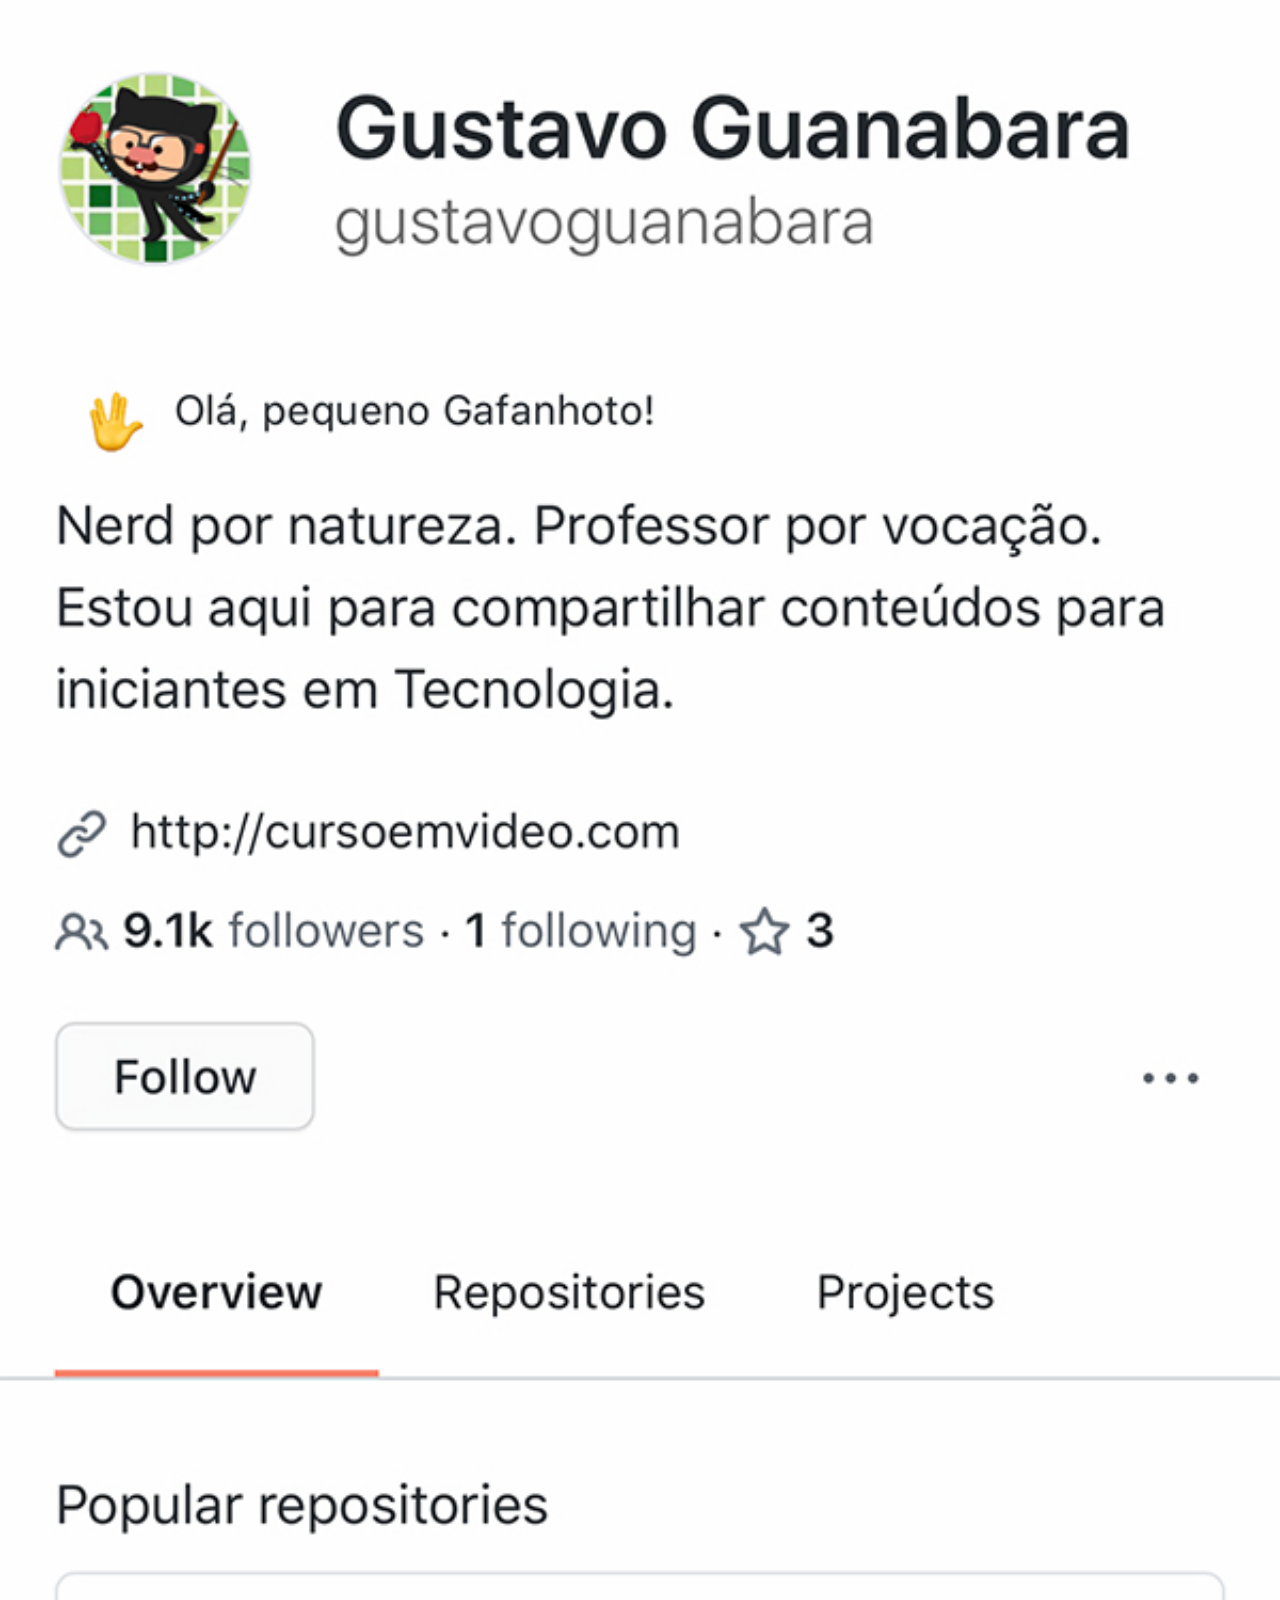
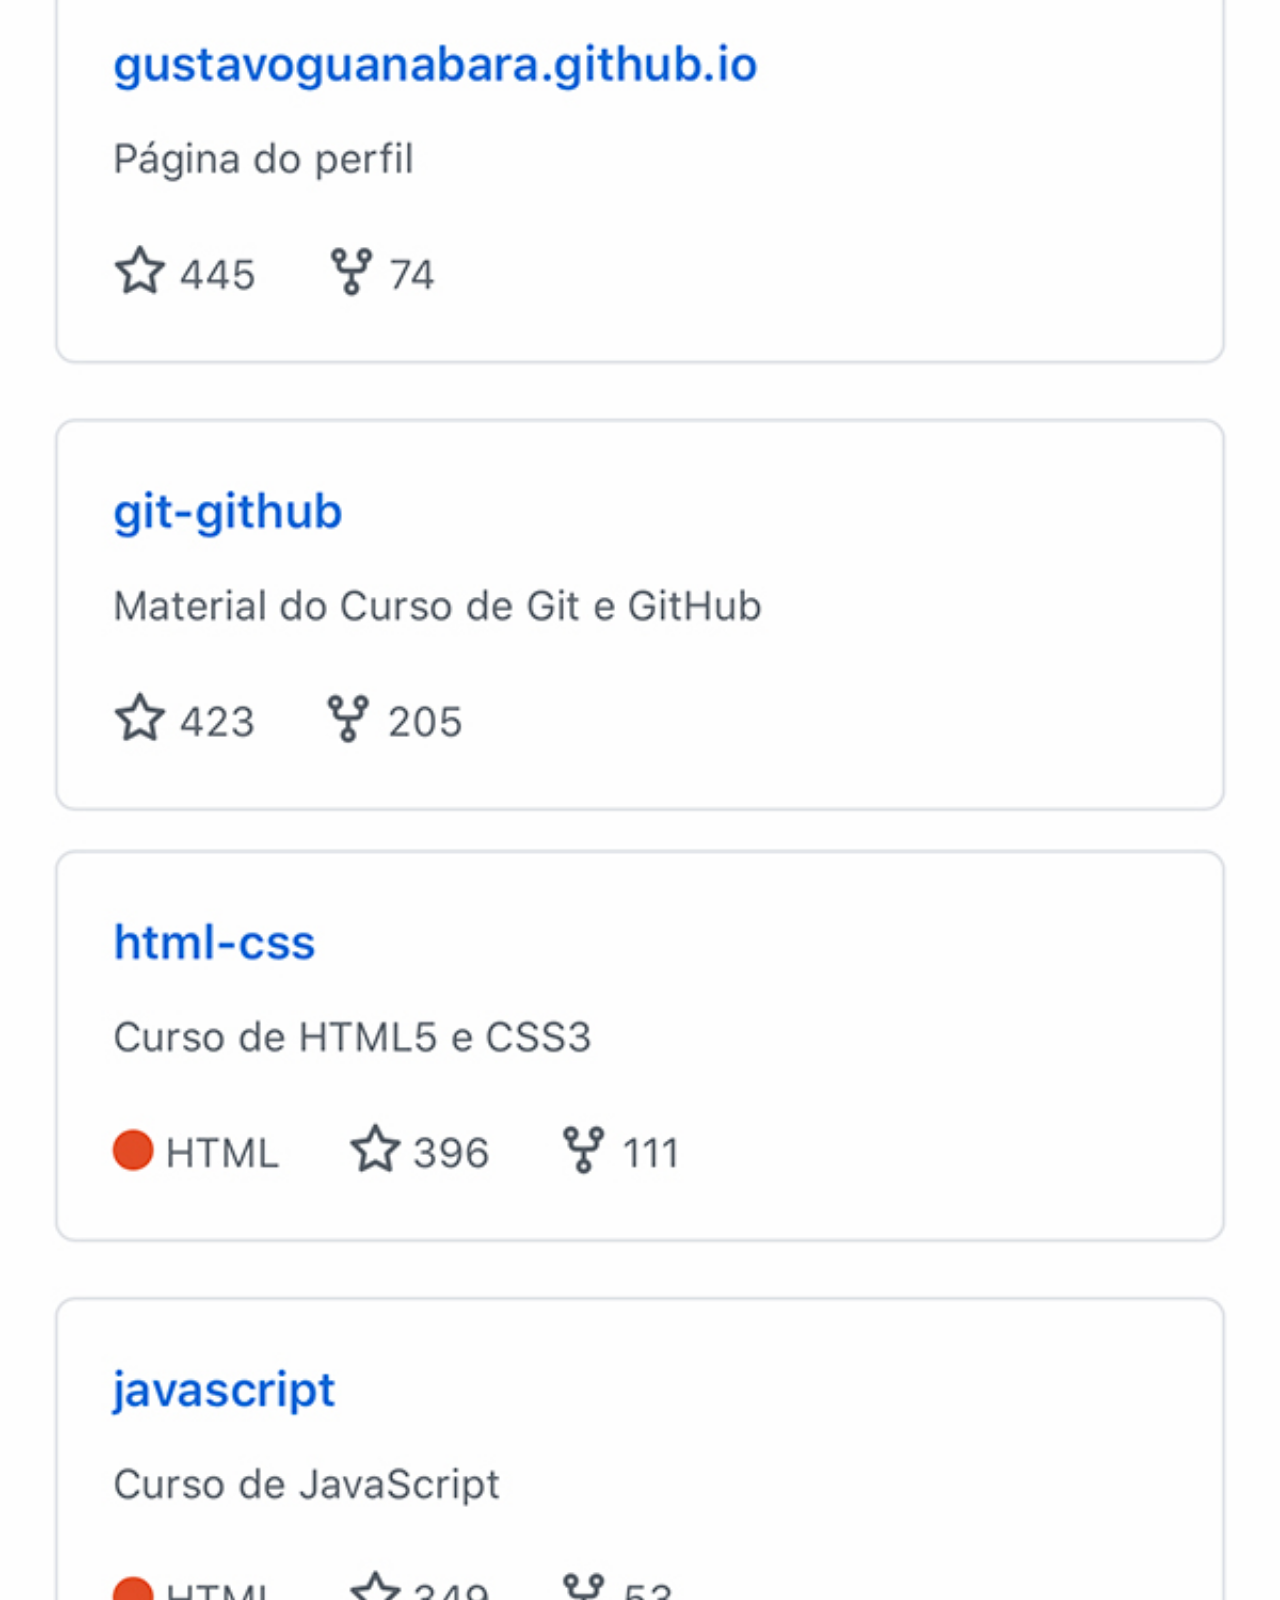
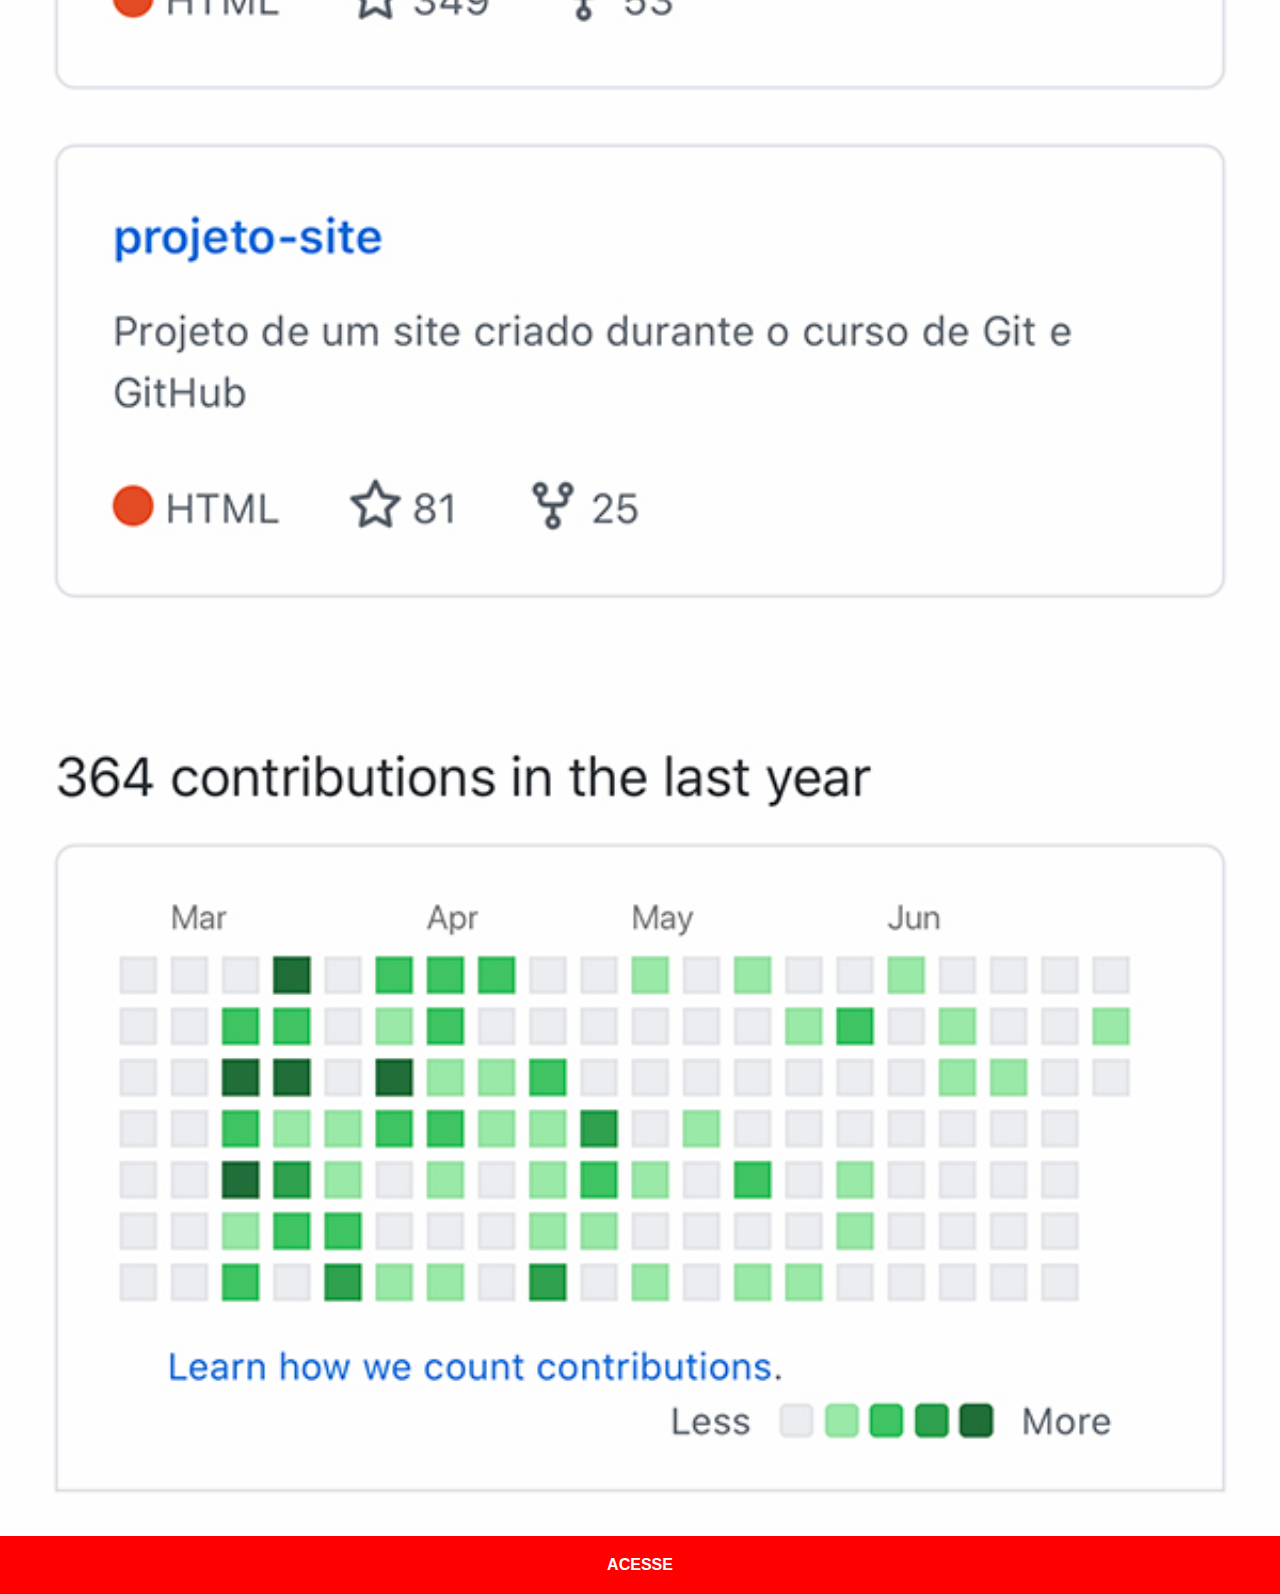
<file: github.html>
<!DOCTYPE html>
<html lang="en">
<head>
    <meta charset="UTF-8">
    <meta http-equiv="X-UA-Compatible" content="IE=edge">
    <meta name="viewport" content="width=device-width, initial-scale=1.0">
    <title>GitHub</title>
    <link rel="stylesheet" href="./style-Css/social.css">
</head>
<body>
    <img src="./imagens-/imagens/tela-github.jpg" alt="GitHub">
    <a href="https://github.com/Adtrn" target="_blank">ACESSE</a>
</body>
</html>
</file>
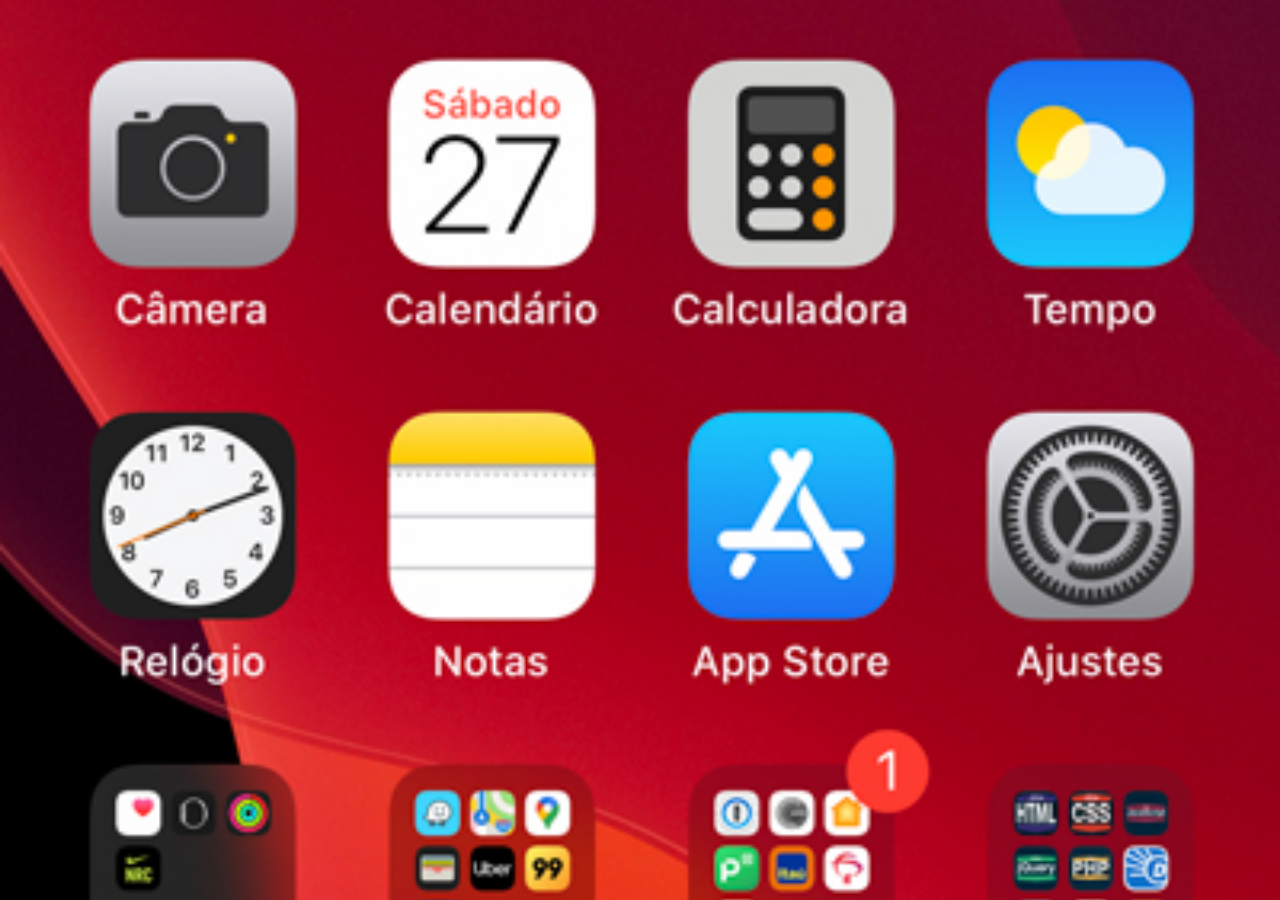
<file: home.html>
<!DOCTYPE html>
<html lang="en">
<head>
    <meta charset="UTF-8">
    <meta http-equiv="X-UA-Compatible" content="IE=edge">
    <meta name="viewport" content="width=device-width, initial-scale=1.0">
    <title>Home</title>
    <style>
        *{
            margin: 0px;
            padding: 0px;
        }
        body{
            width: auto;
            height: auto;
            background: black url('./imagens-/imagens/tela-home.jpg') no-repeat top center;
            background-size: cover;
           
        }
    </style>
</head>
<body>
    
</body>
</html>
</file>
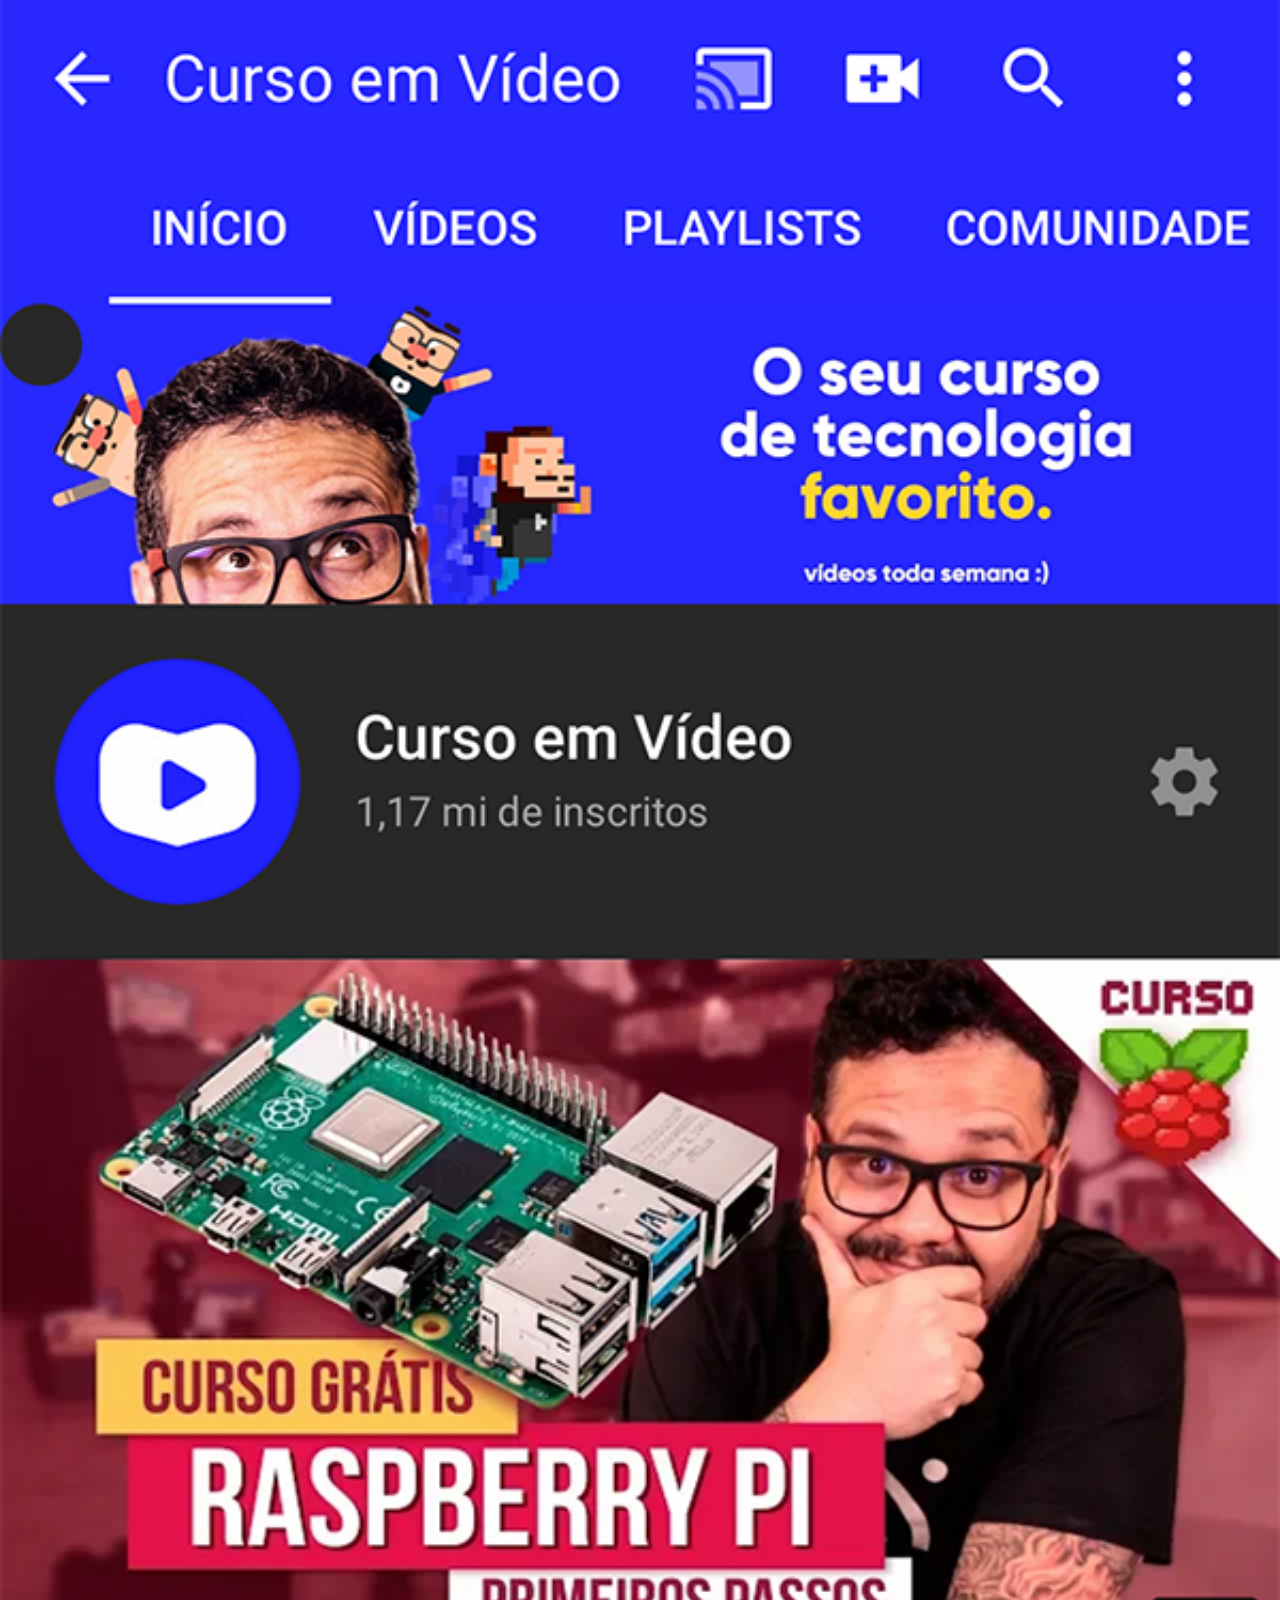
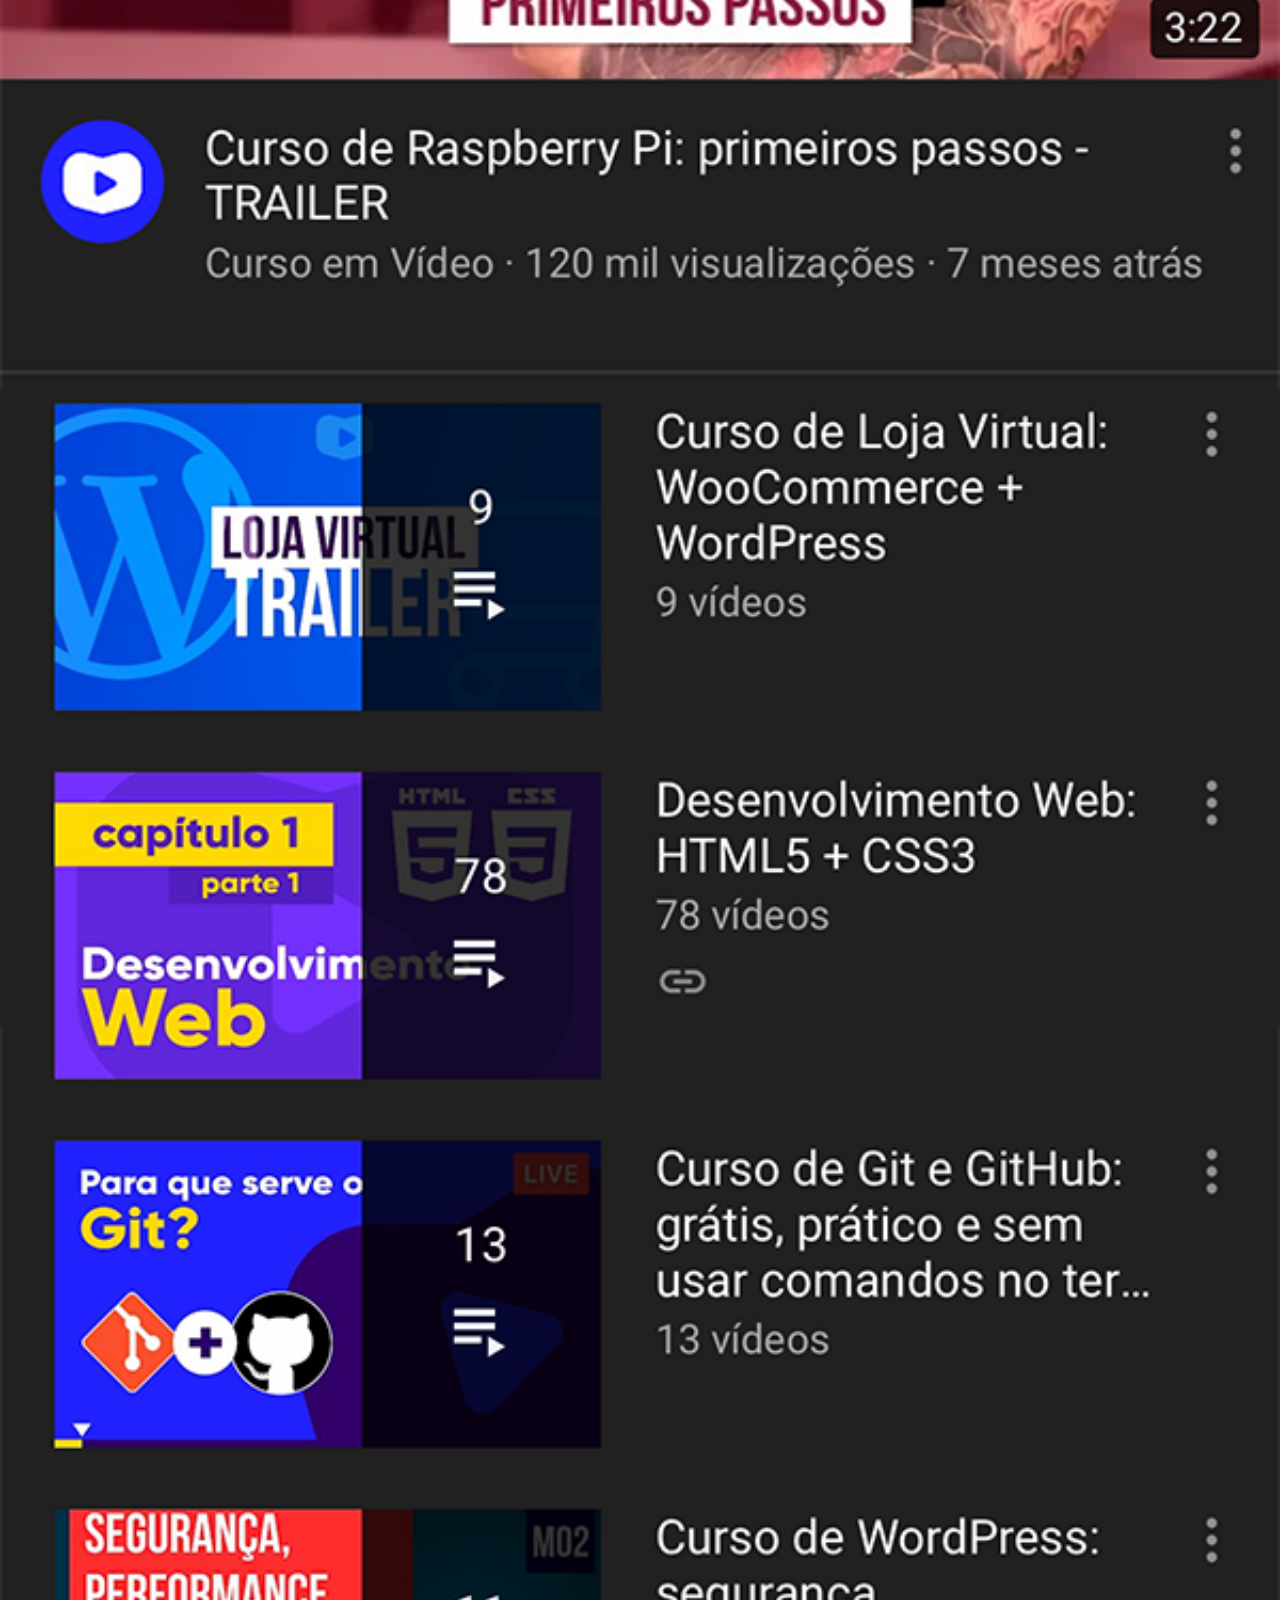
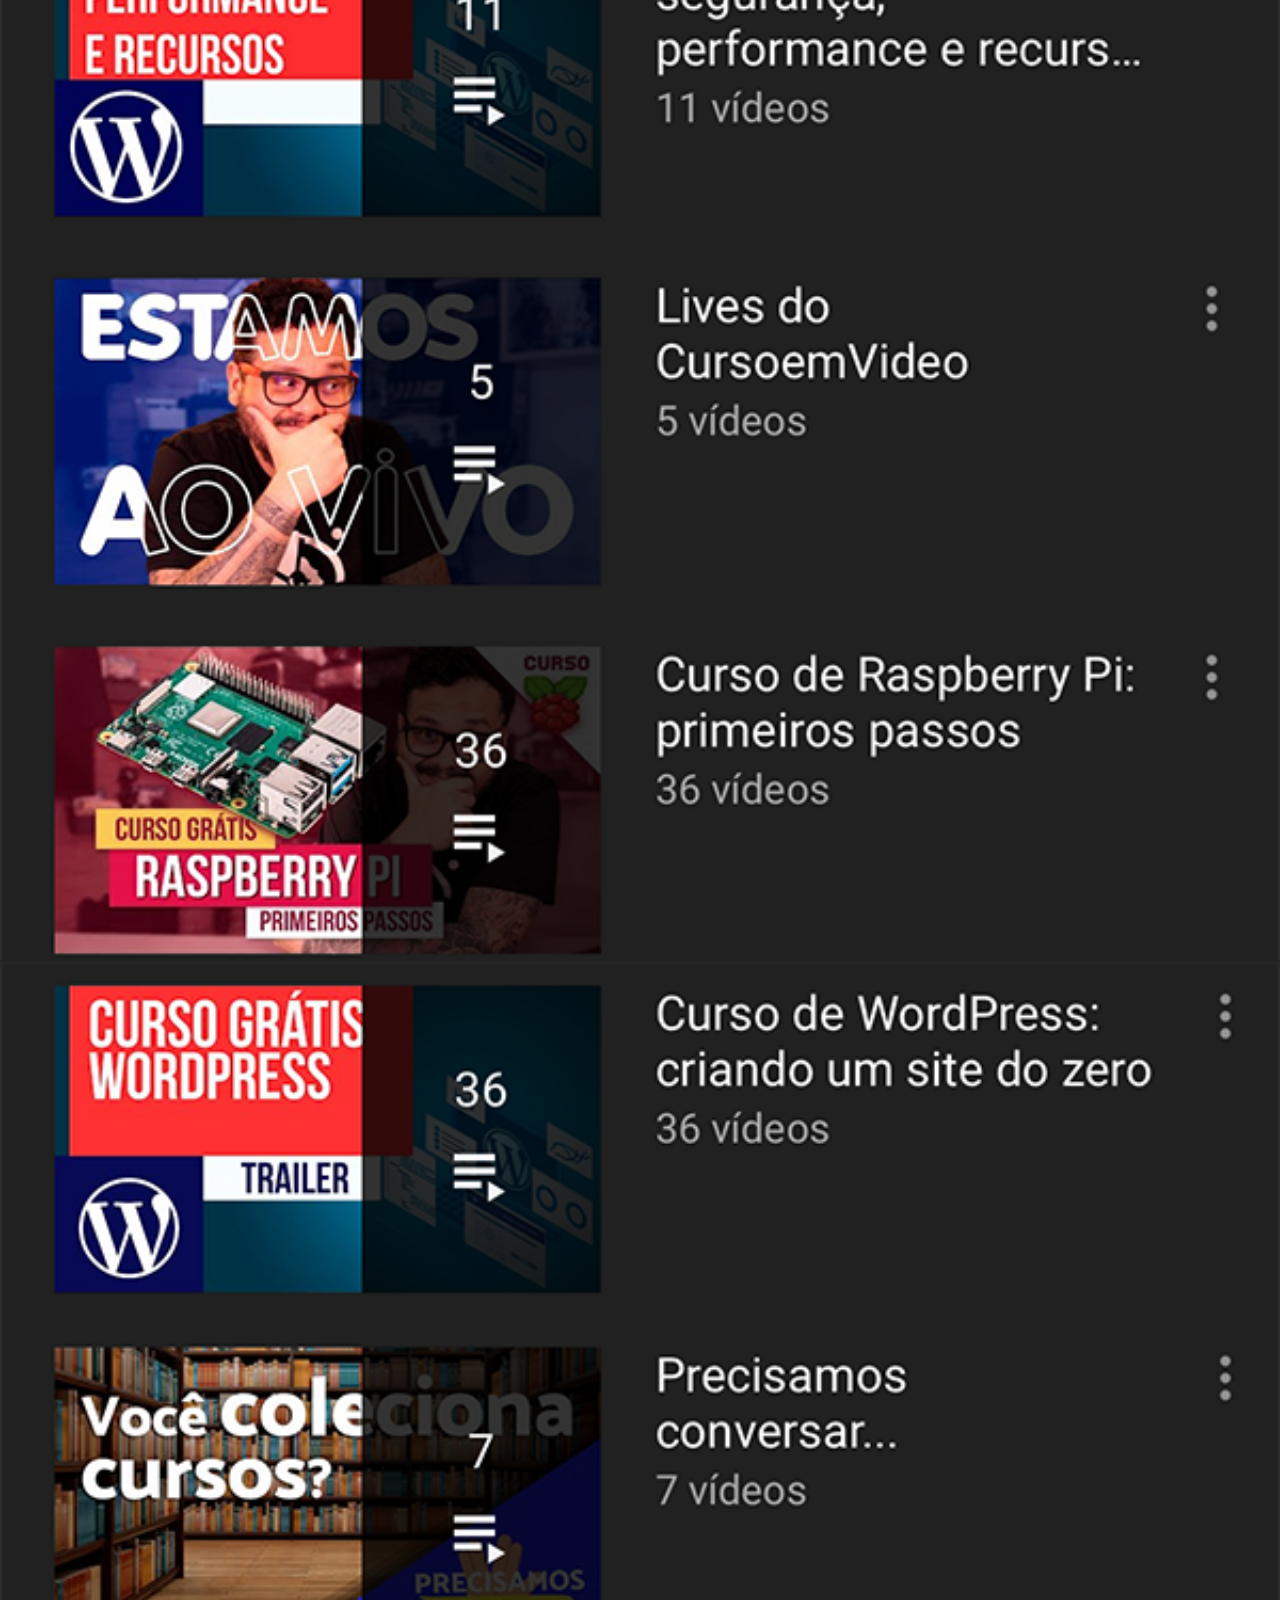
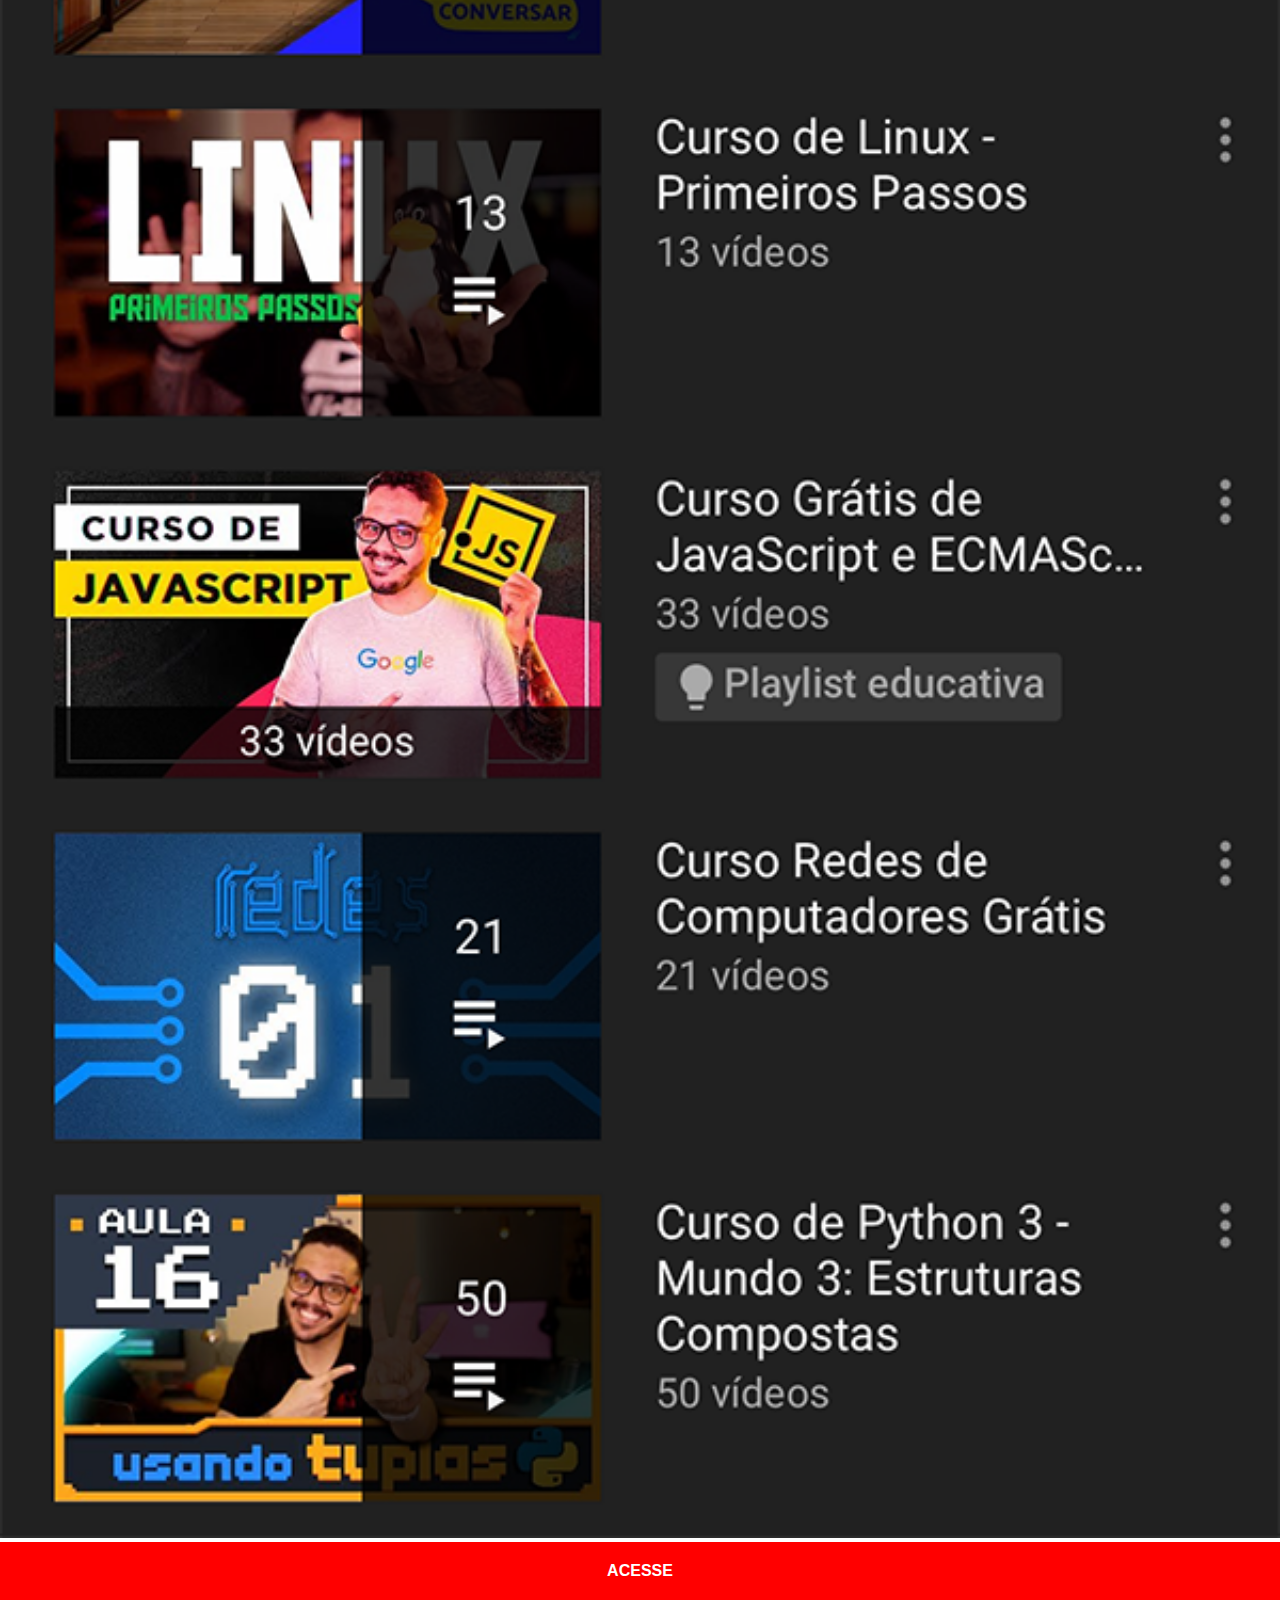
<file: youtube.html>
<!DOCTYPE html>
<html lang="en">
<head>
    <meta charset="UTF-8">
    <meta http-equiv="X-UA-Compatible" content="IE=edge">
    <meta name="viewport" content="width=device-width, initial-scale=1.0">
    <title>YouTube</title>
    <link rel="stylesheet" href="./style-Css/social.css">
</head>
<body>
    <img src="imagens-/imagens/tela-youtube.png" alt="YouTube">
    <a href="https://www.youtube.com/c/CursoemV%C3%ADdeo/playlists" target="_blank">ACESSE</a>
</body>
</html>
</file>
<file: style-Css/social.css>
@charset "UTF-8";

*{
    margin: 0px;
    padding: 0px;
    font-family: Arial, Helvetica, sans-serif;
}
::-webkit-scrollbar{
    width: 0px;
    height: 0px;
}
img{
    width: 100vw;
}
a{
    display: block;
    background-color: red;
    color: white;
    padding: 20px;
    text-align: center;
    font-weight: bolder;
    text-decoration: none;
}
a:hover{
    background-color: darkred;
}
</file>
